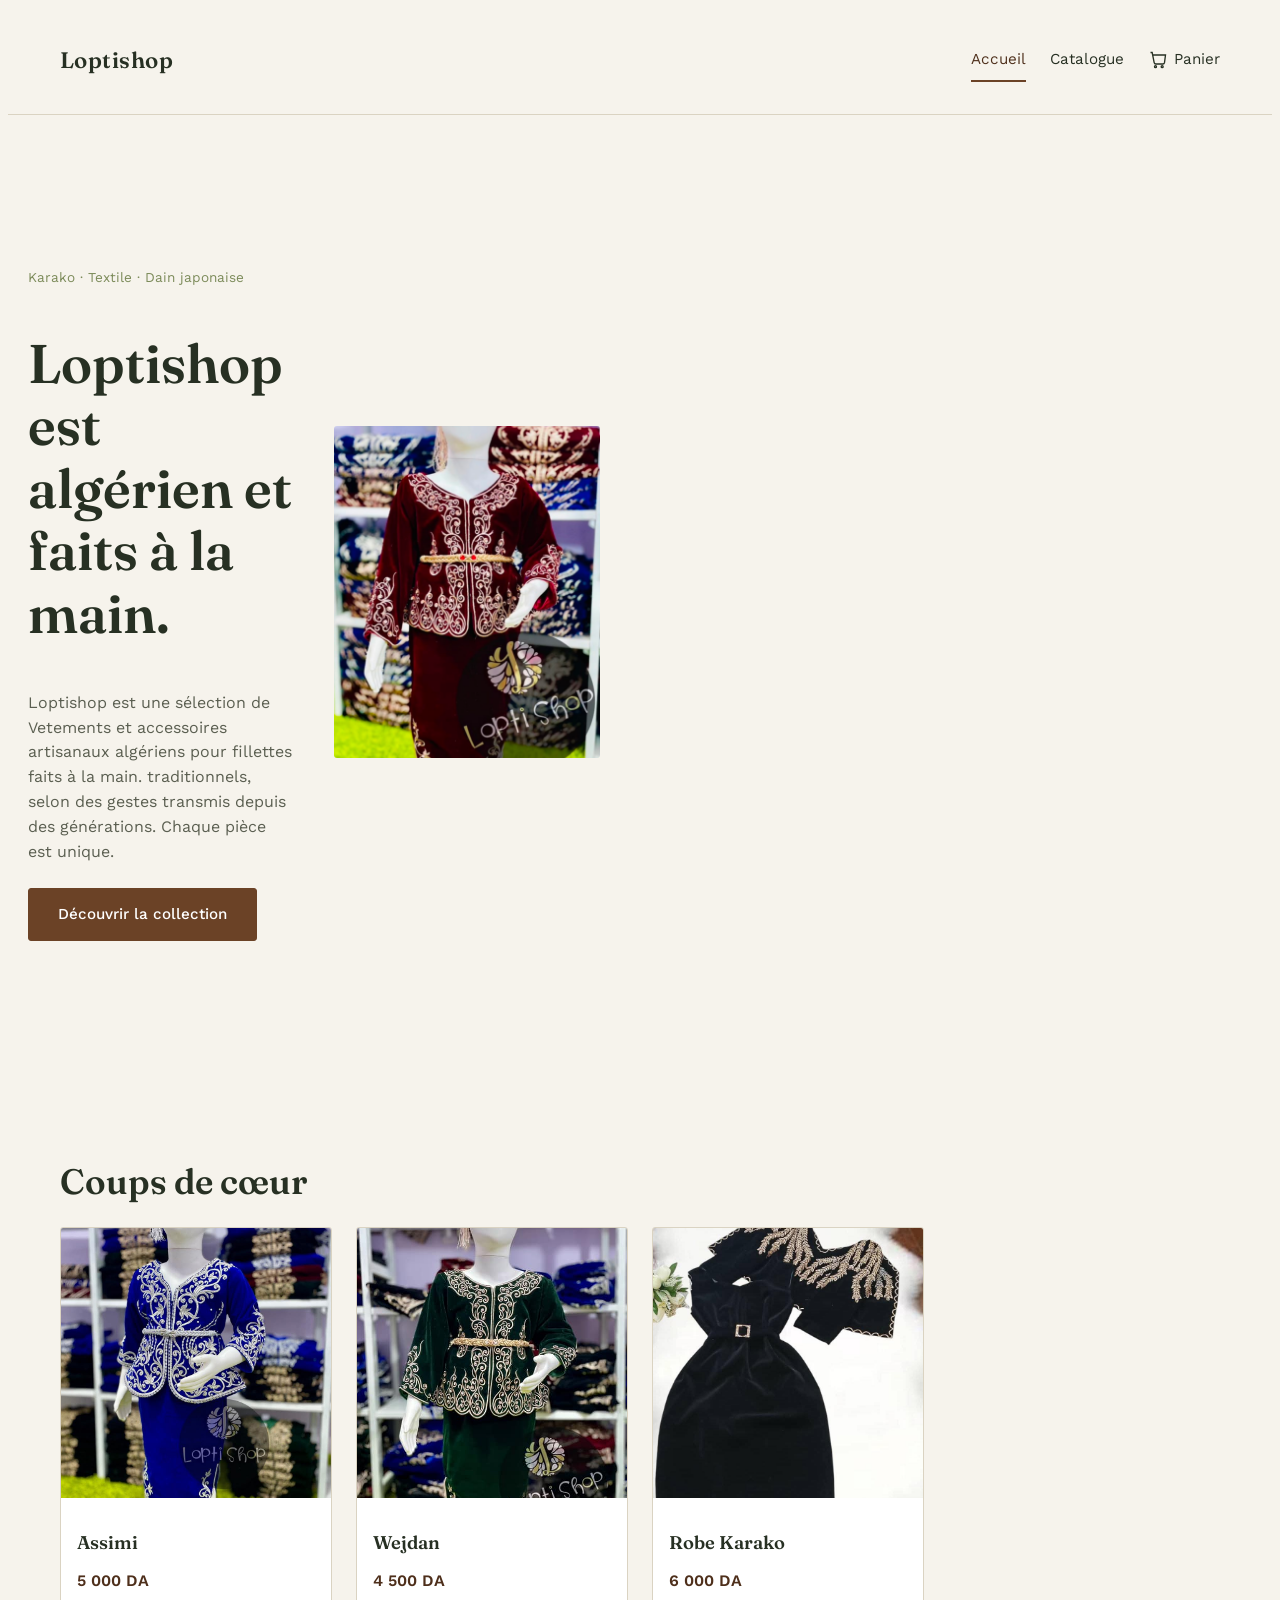
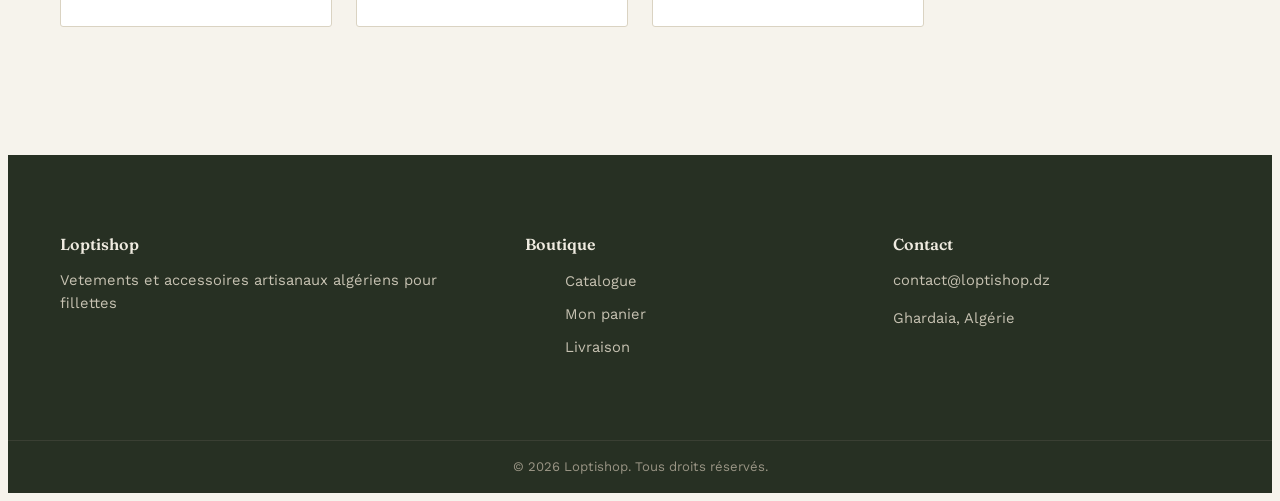
<file: Index.html>
<!DOCTYPE html>
<html lang="fr">
<head>
<meta charset="UTF-8">
<meta name="viewport" content="width=device-width, initial-scale=1.0">
<title>Loptishop</title>
<link rel="preconnect" href="https://fonts.googleapis.com">
<link href="https://fonts.googleapis.com/css2?family=Fraunces:wght@500;600&family=Work+Sans:wght@400;500;600&display=swap" rel="stylesheet">
<link rel="stylesheet" href="shoplop.css">
</head>
<body>

<header class="site-header">
  <div class="container">
    <a href="index.html" class="logo">Loptishop</a>
    <nav class="main-nav" aria-label="Navigation principale">
      <ul>
        <li><a href="index.html" aria-current="page">Accueil</a></li>
        <li><a href="catalogue.html">Catalogue</a></li>
        <li><a href="panier.html" class="nav-cart">
          <svg viewBox="0 0 24 24" fill="none" stroke-width="1.6"><path d="M3 3h2l2.4 12.2a2 2 0 0 0 2 1.6h8.4a2 2 0 0 0 2-1.6L21 6H6"/><circle cx="9" cy="20" r="1.2"/><circle cx="17" cy="20" r="1.2"/></svg>
          Panier
        </a></li>
      </ul>
    </nav>
  </div>
</header>

<main>
  <section class="hero">
    <div class="container hero">
      <div class="hero-text">
        <p class="eyebrow">Karako · Textile · Dain japonaise</p>
        <h1>Loptishop est algérien et faits à la main.</h1>
        <p>Loptishop est une sélection de Vetements et accessoires artisanaux algériens pour fillettes faits à la main. traditionnels, selon des gestes transmis depuis des générations. Chaque pièce est unique.</p>
        <a href="catalogue.html" class="btn btn-primary">Découvrir la collection</a>
      </div>
      <div class="hero-image">
        <img src="grenawejdan.jpg" alt="karako algérien semi chargé en dain japonaise et du chaara, couleur grenat, age 6 ans">
      </div>
    </div>
  </section>

  <section>
    <div class="container">
      <h2>Coups de cœur</h2>
     <div class="product-grid">
        <a href="produit.html" class="product-card">
          <div class="thumb"><img src="blueargentassimi.jpg" alt="Karako Algérien chargé en dain japonaise et du chaara"></div>
          <div class="info"><h3>Assimi</h3><p class="price">5 000 DA</p></div>
        </a>
         <a href="produit.html" class="product-card">
          <div class="thumb"><img src="vertwejdan.jpg" alt="Karako Algérien semi chargé en dain japonaise et du chaara"></div>
          <div class="info"><h3>Wejdan</h3><p class="price">4 500 DA</p></div>
        </a>
        <a href="produit.html" class="product-card">
          <div class="thumb"><img src="robekarako.jpg" alt="Robe Karako Algérienne en dain japonaise"></div>
          <div class="info"><h3>Robe Karako</h3><p class="price">6 000 DA</p></div>
        </a>
      </div>
    </div>
  </section>
</main>

<footer class="site-footer">
  <div class="container footer-grid">
    <div>
      <h3>Loptishop</h3>
      <p>Vetements et accessoires artisanaux algériens pour fillettes</p>
    </div>
    <div>
      <h3>Boutique</h3>
      <ul>
        <li><a href="catalogue.html">Catalogue</a></li>
        <li><a href="panier.html">Mon panier</a></li>
        <li><a href="index.html">Livraison</a></li>
      </ul>
    </div>
    <div>
      <h3>Contact</h3>
      <p>contact@loptishop.dz</p>
      <p>Ghardaia, Algérie</p>
    </div>
  </div>
  <div class="footer-bottom">&copy; 2026 Loptishop. Tous droits réservés.</div>
</footer>

</body>
</html>
</file>
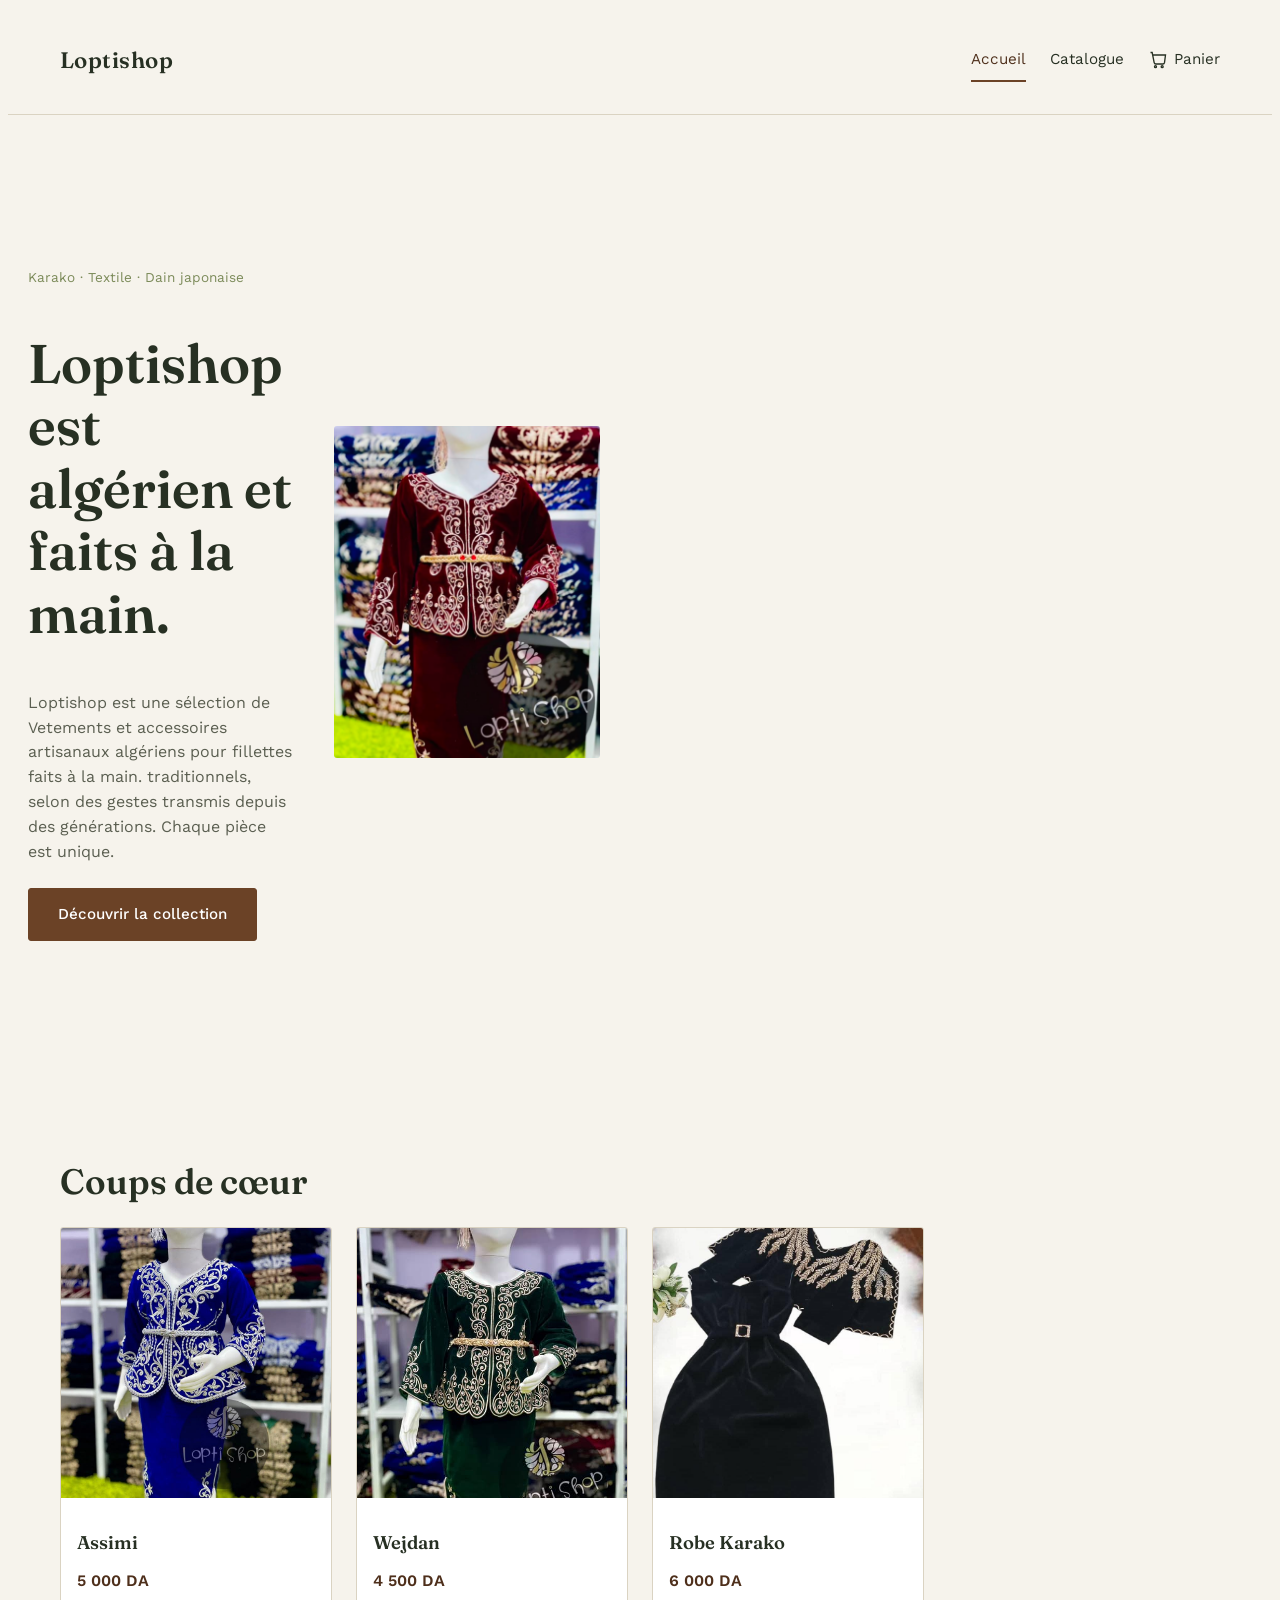
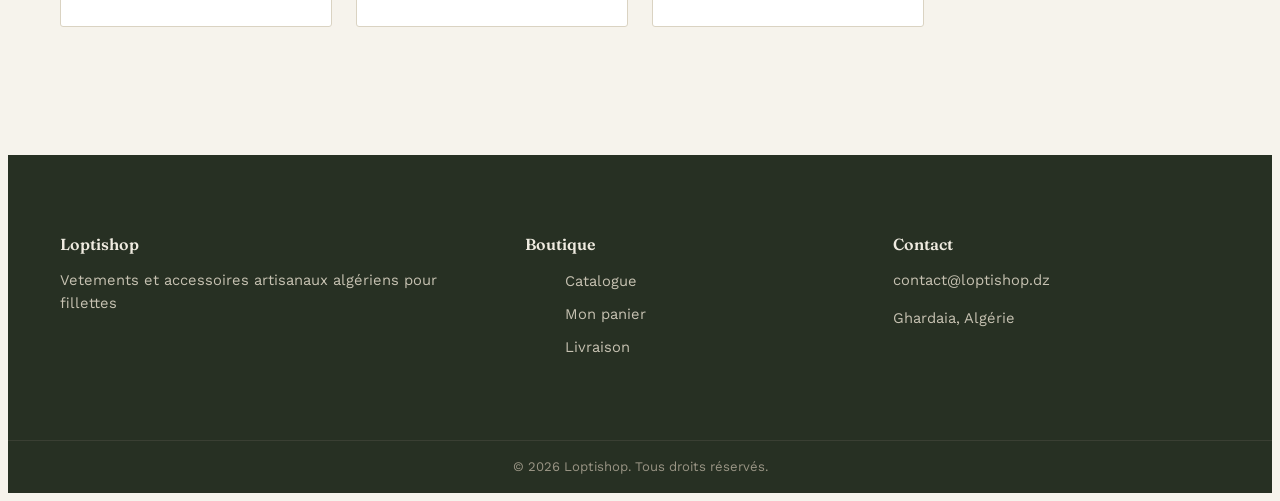
<file: index.html>
<!DOCTYPE html>
<html lang="fr">
<head>
<meta charset="UTF-8">
<meta name="viewport" content="width=device-width, initial-scale=1.0">
<title>Loptishop</title>
<link rel="preconnect" href="https://fonts.googleapis.com">
<link href="https://fonts.googleapis.com/css2?family=Fraunces:wght@500;600&family=Work+Sans:wght@400;500;600&display=swap" rel="stylesheet">
<link rel="stylesheet" href="shoplop.css">
</head>
<body>

<header class="site-header">
  <div class="container">
    <a href="index.html" class="logo">Loptishop</a>
    <nav class="main-nav" aria-label="Navigation principale">
      <ul>
        <li><a href="index.html" aria-current="page">Accueil</a></li>
        <li><a href="catalogue.html">Catalogue</a></li>
        <li><a href="panier.html" class="nav-cart">
          <svg viewBox="0 0 24 24" fill="none" stroke-width="1.6"><path d="M3 3h2l2.4 12.2a2 2 0 0 0 2 1.6h8.4a2 2 0 0 0 2-1.6L21 6H6"/><circle cx="9" cy="20" r="1.2"/><circle cx="17" cy="20" r="1.2"/></svg>
          Panier
        </a></li>
      </ul>
    </nav>
  </div>
</header>

<main>
  <section class="hero">
    <div class="container hero">
      <div class="hero-text">
        <p class="eyebrow">Karako · Textile · Dain japonaise</p>
        <h1>Loptishop est algérien et faits à la main.</h1>
        <p>Loptishop est une sélection de Vetements et accessoires artisanaux algériens pour fillettes faits à la main. traditionnels, selon des gestes transmis depuis des générations. Chaque pièce est unique.</p>
        <a href="catalogue.html" class="btn btn-primary">Découvrir la collection</a>
      </div>
      <div class="hero-image">
        <img src="grenawejdan.jpg" alt="karako algérien semi chargé en dain japonaise et du chaara, couleur grenat, age 6 ans">
      </div>
    </div>
  </section>

  <section>
    <div class="container">
      <h2>Coups de cœur</h2>
     <div class="product-grid">
        <a href="produit.html" class="product-card">
          <div class="thumb"><img src="blueargentassimi.jpg" alt="Karako Algérien chargé en dain japonaise et du chaara"></div>
          <div class="info"><h3>Assimi</h3><p class="price">5 000 DA</p></div>
        </a>
         <a href="produit.html" class="product-card">
          <div class="thumb"><img src="vertwejdan.jpg" alt="Karako Algérien semi chargé en dain japonaise et du chaara"></div>
          <div class="info"><h3>Wejdan</h3><p class="price">4 500 DA</p></div>
        </a>
        <a href="produit.html" class="product-card">
          <div class="thumb"><img src="robekarako.jpg" alt="Robe Karako Algérienne en dain japonaise"></div>
          <div class="info"><h3>Robe Karako</h3><p class="price">6 000 DA</p></div>
        </a>
      </div>
    </div>
  </section>
</main>

<footer class="site-footer">
  <div class="container footer-grid">
    <div>
      <h3>Loptishop</h3>
      <p>Vetements et accessoires artisanaux algériens pour fillettes</p>
    </div>
    <div>
      <h3>Boutique</h3>
      <ul>
        <li><a href="catalogue.html">Catalogue</a></li>
        <li><a href="panier.html">Mon panier</a></li>
        <li><a href="index.html">Livraison</a></li>
      </ul>
    </div>
    <div>
      <h3>Contact</h3>
      <p>contact@loptishop.dz</p>
      <p>Ghardaia, Algérie</p>
    </div>
  </div>
  <div class="footer-bottom">&copy; 2026 Loptishop. Tous droits réservés.</div>
</footer>

</body>
</html>
</file>
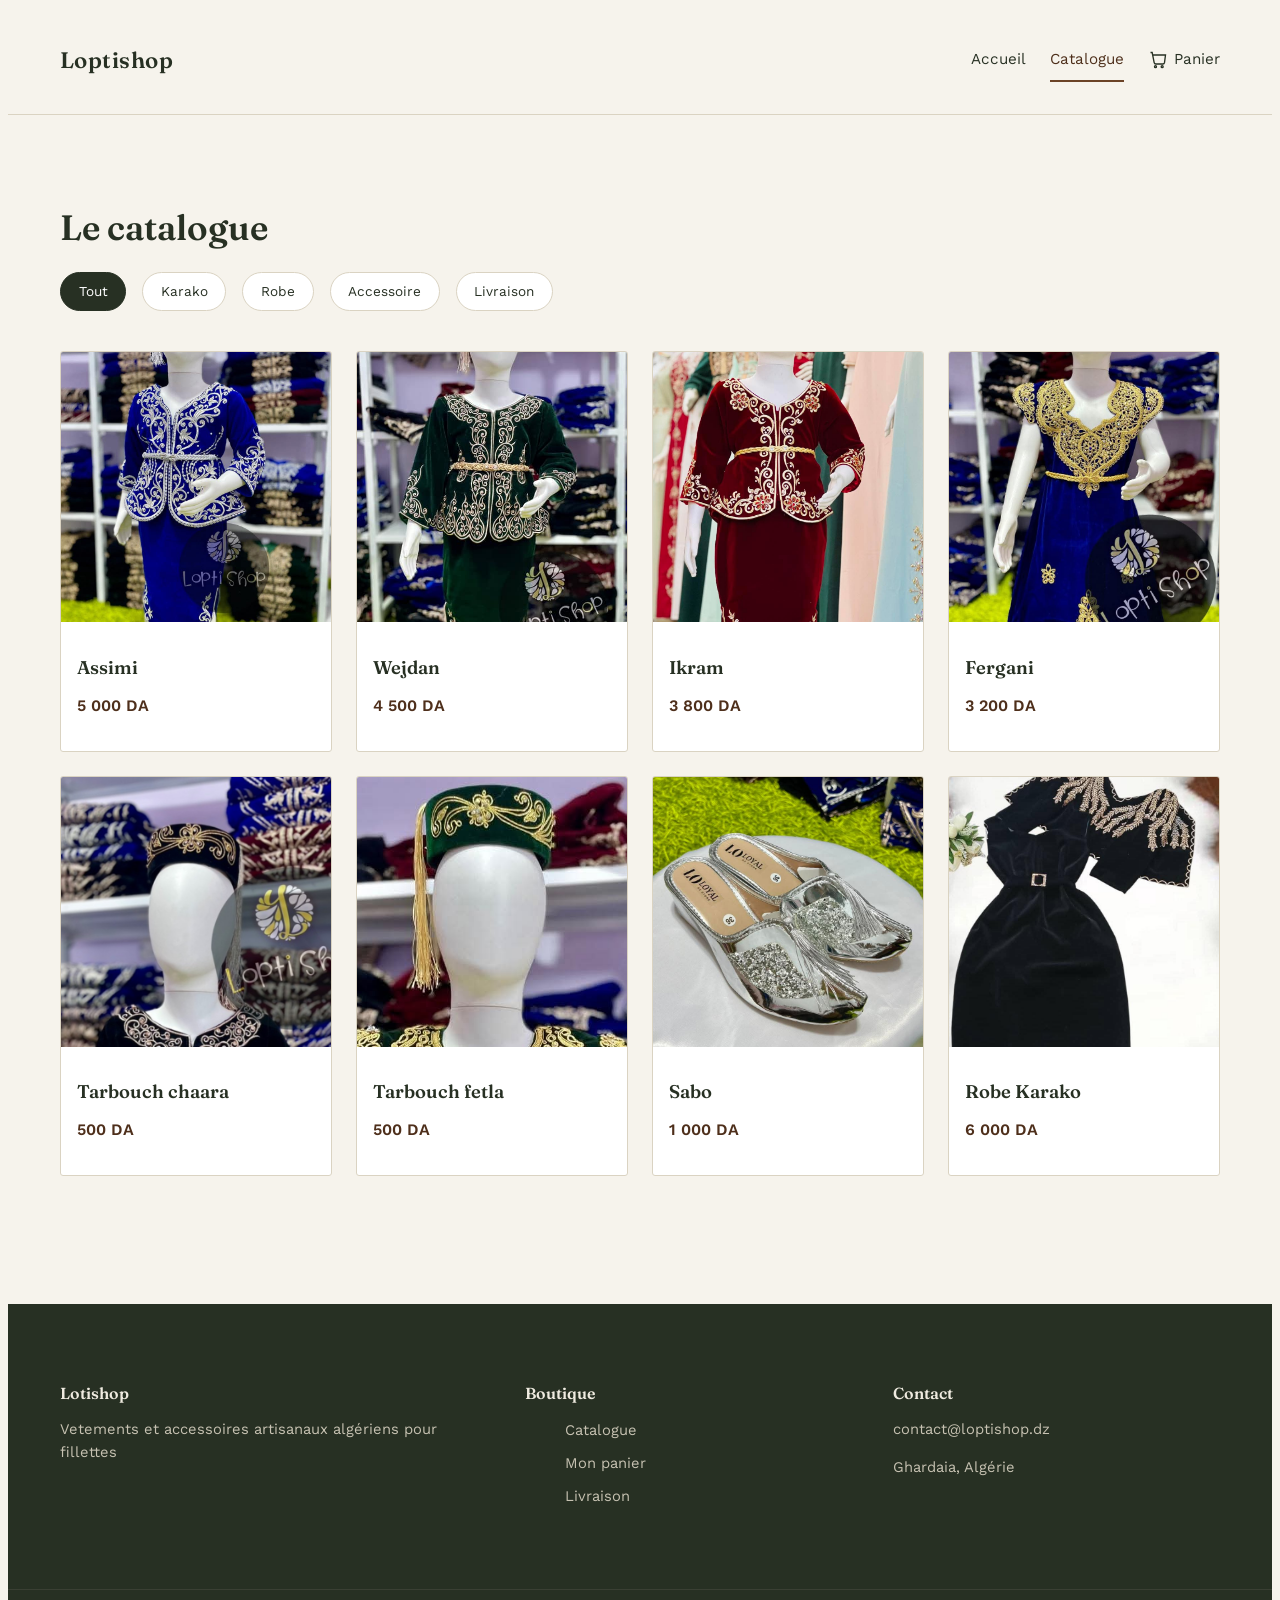
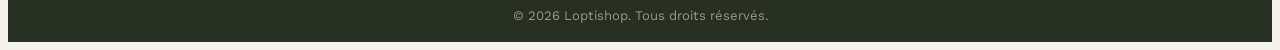
<file: catalogue.html>
<!DOCTYPE html>
<html lang="fr">
<head>
<meta charset="UTF-8">
<meta name="viewport" content="width=device-width, initial-scale=1.0">
<title>Catalogue — Loptishop</title>
<link rel="preconnect" href="https://fonts.googleapis.com">
<link href="https://fonts.googleapis.com/css2?family=Fraunces:wght@500;600&family=Work+Sans:wght@400;500;600&display=swap" rel="stylesheet">
<link rel="stylesheet" href="shoplop.css">
</head>
<body>

<header class="site-header">
  <div class="container">
    <a href="index.html" class="logo">Loptishop</a>
    <nav class="main-nav" aria-label="Navigation principale">
      <ul>
        <li><a href="index.html">Accueil</a></li>
        <li><a href="catalogue.html" aria-current="page">Catalogue</a></li>
        <li><a href="panier.html" class="nav-cart">
          <svg viewBox="0 0 24 24" fill="none" stroke-width="1.6"><path d="M3 3h2l2.4 12.2a2 2 0 0 0 2 1.6h8.4a2 2 0 0 0 2-1.6L21 6H6"/><circle cx="9" cy="20" r="1.2"/><circle cx="17" cy="20" r="1.2"/></svg>
          Panier
        </a></li>
      </ul>
    </nav>
  </div>
</header>

<main>
  <section>
    <div class="container">
      <h2>Le catalogue</h2>

      <div class="filters" role="group" aria-label="Filtrer par catégorie">
        <button type="button" class="filter-btn" aria-pressed="true">Tout</button>
        <button type="button" class="filter-btn" aria-pressed="false">Karako</button>
        <button type="button" class="filter-btn" aria-pressed="false">Robe</button>
        <button type="button" class="filter-btn" aria-pressed="false">Accessoire</button>
        <button type="button" class="filter-btn" aria-pressed="false">Livraison</button>
      </div>

      <div class="product-grid">
        <a href="produit.html" class="product-card">
          <div class="thumb"><img src="blueargentassimi.jpg" alt="Karako Algérien chargé en dain japonaise et du chaara"></div>
          <div class="info"><h3>Assimi</h3><p class="price">5 000 DA</p></div>
        </a>
        <a href="produit.html" class="product-card">
          <div class="thumb"><img src="vertwejdan.jpg" alt="Karako Algérien semi chargé en dain japonaise et du chaara"></div>
          <div class="info"><h3>Wejdan</h3><p class="price">4 500 DA</p></div>
        </a>
        <a href="produit.html" class="product-card">
          <div class="thumb"><img src="rougeikram.jpg" alt="Karako Algériensimple en dain japonaise et du chaara"></div>
          <div class="info"><h3>Ikram</h3><p class="price">3 800 DA</p></div>
        </a>
        <a href="produit.html" class="product-card">
          <div class="thumb"><img src="blufergani.jpg" alt="Robe Fergani Algérienne en dain japonaise et du fetla"></div>
          <div class="info"><h3>Fergani</h3><p class="price">3 200 DA</p></div>
        </a>
        <a href="produit.html" class="product-card">
          <div class="thumb"><img src="tarbouchechaara.jpg" alt="Tarbouch Algérien du karako chaara"></div>
          <div class="info"><h3>Tarbouch chaara</h3><p class="price">500 DA</p></div>
        </a> 
        <a href="produit.html" class="product-card">
          <div class="thumb"><img src="tarbouchefetla.jpg" alt="Tarbouch Algérien du fergani fetla"></div>
          <div class="info"><h3>Tarbouch fetla</h3><p class="price">500 DA</p></div>
        </a>
        <a href="produit.html" class="product-card">
          <div class="thumb"><img src="saboargent.jpg" alt="Sabo traditionnel Algérien"></div>
          <div class="info"><h3>Sabo</h3><p class="price">1 000 DA</p></div>
        </a>
        <a href="produit.html" class="product-card">
          <div class="thumb"><img src="robekarako.jpg" alt="Robe Karako Algérienne en dain japonaise"></div>
          <div class="info"><h3>Robe Karako</h3><p class="price">6 000 DA</p></div>
        </a>
      </div>
    </div>
  </section>
</main>

<footer class="site-footer">
  <div class="container footer-grid">
    <div>
      <h3>Lotishop</h3>
      <p>Vetements et accessoires artisanaux algériens pour fillettes</p>
    </div>
    <div>
      <h3>Boutique</h3>
      <ul>
        <li><a href="catalogue.html">Catalogue</a></li>
        <li><a href="panier.html">Mon panier</a></li>
        <li><a href="index.html">Livraison</a></li>
      </ul>
    </div>
    <div>
      <h3>Contact</h3>
      <p>contact@loptishop.dz</p>
      <p>Ghardaia, Algérie</p>
    </div>
  </div>
  <div class="footer-bottom">&copy; 2026 Loptishop. Tous droits réservés.</div>
</footer>

</body>
</html>
</file>
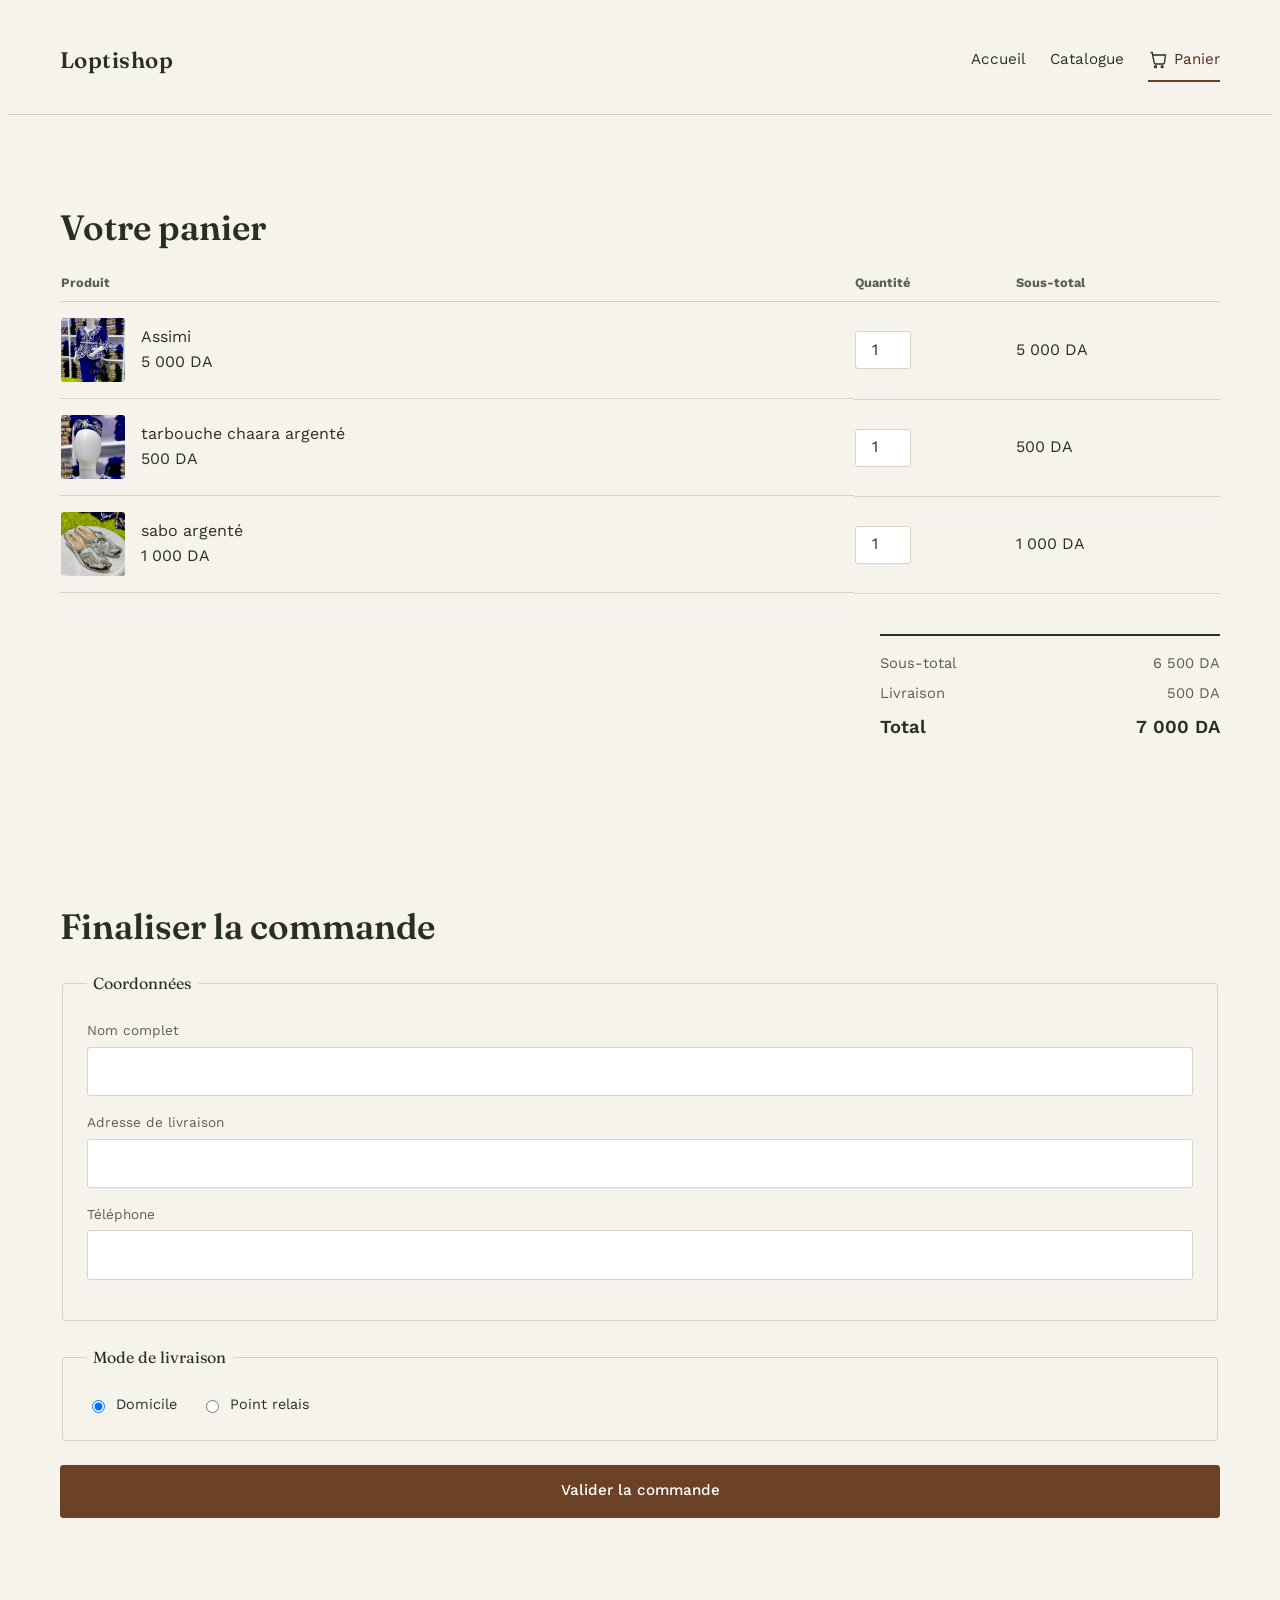
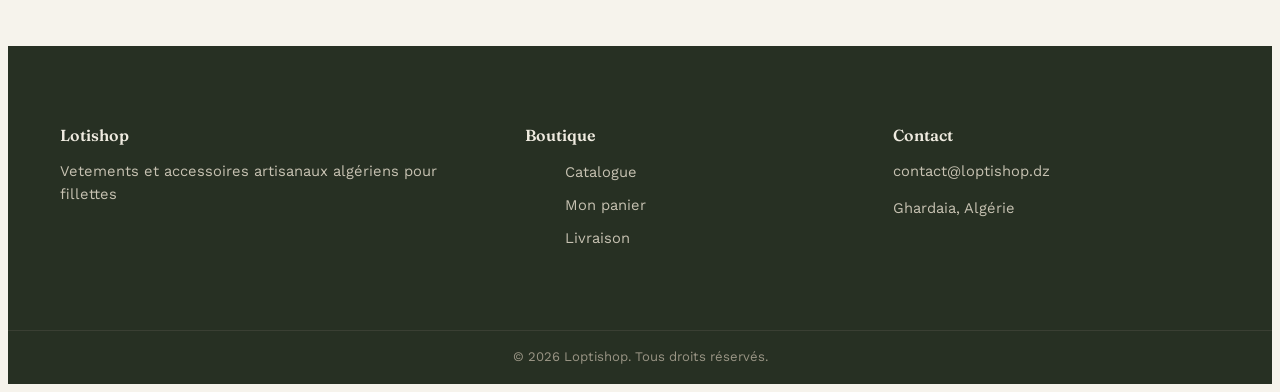
<file: panier.html>
<!DOCTYPE html>
<html lang="fr">
<head>
<meta charset="UTF-8">
<meta name="viewport" content="width=device-width, initial-scale=1.0">
<title>Mon panier — Loptishop</title>
<link rel="preconnect" href="https://fonts.googleapis.com">
<link href="https://fonts.googleapis.com/css2?family=Fraunces:wght@500;600&family=Work+Sans:wght@400;500;600&display=swap" rel="stylesheet">
<link rel="stylesheet" href="shoplop.css">
</head>
<body>

<header class="site-header">
  <div class="container">
    <a href="index.html" class="logo">Loptishop</a>
    <nav class="main-nav" aria-label="Navigation principale">
      <ul>
        <li><a href="index.html">Accueil</a></li>
        <li><a href="catalogue.html">Catalogue</a></li>
        <li><a href="panier.html" aria-current="page" class="nav-cart">
          <svg viewBox="0 0 24 24" fill="none" stroke-width="1.6"><path d="M3 3h2l2.4 12.2a2 2 0 0 0 2 1.6h8.4a2 2 0 0 0 2-1.6L21 6H6"/><circle cx="9" cy="20" r="1.2"/><circle cx="17" cy="20" r="1.2"/></svg>
          Panier
        </a></li>
      </ul>
    </nav>
  </div>
</header>

<main>
  <section>
    <div class="container">
      <h2>Votre panier</h2>

      <table class="cart-table">
        <thead>
          <tr>
            <th>Produit</th>
            <th>Quantité</th>
            <th>Sous-total</th>
          </tr>
        </thead>
        <tbody>
          <tr>
            <td class="item-info">
              <img src="blueargentassimi.jpg" alt="Assimi">
              <span>Assimi<br>5 000 DA</span>
            </td>
            <td><input type="number" value="1" min="1" aria-label="Quantité — Assimi"></td>
            <td>5 000 DA</td>
          </tr>
          <tr>
            <td class="item-info">
              <img src="tarbouchechaaraargent.jpg" alt="tarbouche chaara argenté">
              <span>tarbouche chaara argenté<br>500 DA</span>
            </td>
            <td><input type="number" value="1" min="1" aria-label="Quantité — tarbouche chaara argenté"></td>
            <td>500 DA</td>
          </tr>
          <tr>
            <td class="item-info">
              <img src="saboargent.jpg" alt="sabo argenté">
              <span>sabo argenté<br>1 000 DA</span>
            </td>
            <td><input type="number" value="1" min="1" aria-label="Quantité — sabo argenté"></td>
            <td>1 000 DA</td>
          </tr>
        </tbody>
      </table>

      <div class="cart-summary">
        <div class="row"><span>Sous-total</span><span>6 500 DA</span></div>
        <div class="row"><span>Livraison</span><span>500 DA</span></div>
        <div class="row total"><span>Total</span><span>7 000 DA</span></div>
      </div>
    </div>
  </section>

  <section>
    <div class="container">
      <h2>Finaliser la commande</h2>
      <form>
        <fieldset>
          <legend>Coordonnées</legend>
          <div class="field">
            <label for="nom">Nom complet</label>
            <input type="text" id="nom" name="nom" required>
          </div>
          <div class="field">
            <label for="adresse">Adresse de livraison</label>
            <input type="text" id="adresse" name="adresse" required>
          </div>
          <div class="field">
            <label for="telephone">Téléphone</label>
            <input type="tel" id="telephone" name="telephone" required>
          </div>
        </fieldset>

        <fieldset>
          <legend>Mode de livraison</legend>
          <div class="radio-row">
            <label><input type="radio" name="livraison" checked> Domicile</label>
            <label><input type="radio" name="livraison"> Point relais</label>
          </div>
        </fieldset>

        <button type="submit" class="btn btn-primary btn-block">Valider la commande</button>
      </form>
    </div>
  </section>
</main>

<footer class="site-footer">
  <div class="container footer-grid">
    <div>
      <h3>Lotishop</h3>
      <p>Vetements et accessoires artisanaux algériens pour fillettes</p>
    </div>
    <div>
      <h3>Boutique</h3>
      <ul>
        <li><a href="catalogue.html">Catalogue</a></li>
        <li><a href="panier.html">Mon panier</a></li>
        <li><a href="index.html">Livraison</a></li>
      </ul>
    </div>
    <div>
      <h3>Contact</h3>
      <p>contact@loptishop.dz</p>
      <p>Ghardaia, Algérie</p>
    </div>
  </div>
  <div class="footer-bottom">&copy; 2026 Loptishop. Tous droits réservés.</div>
</footer>
</file>
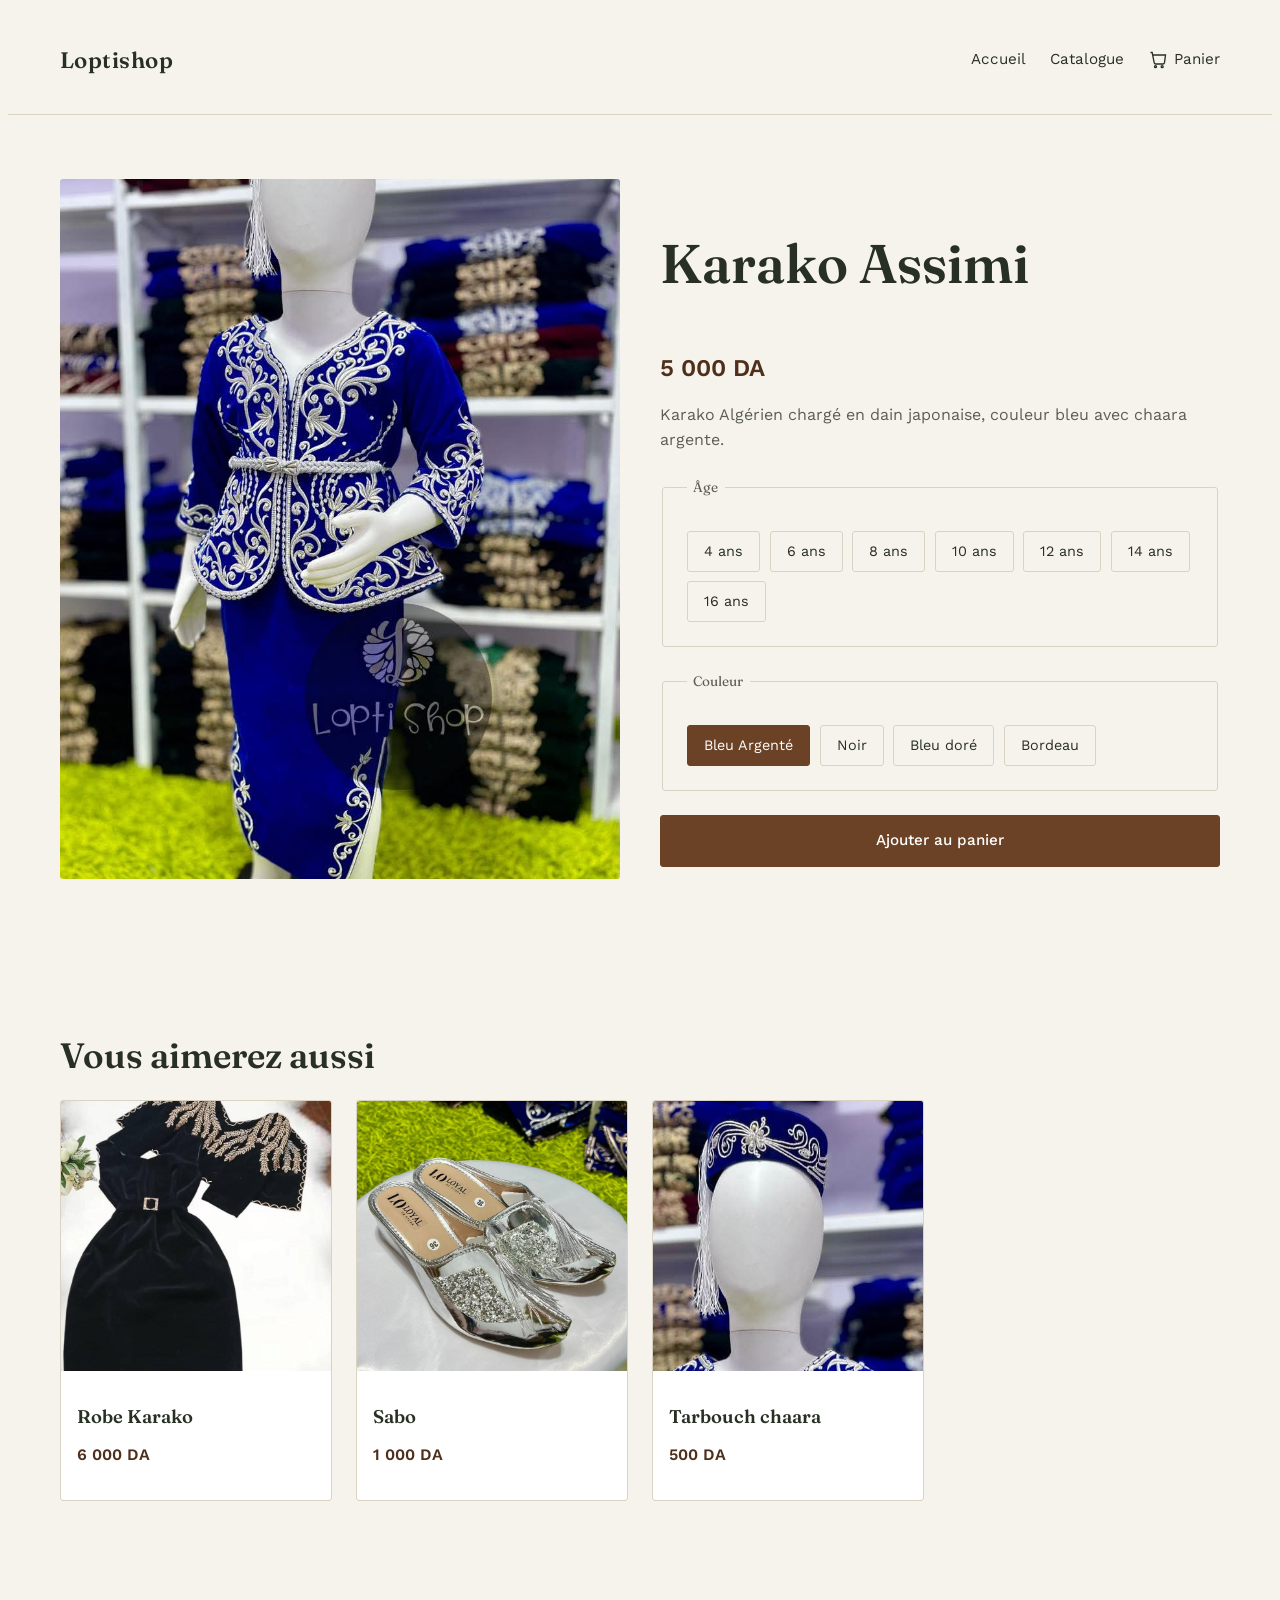
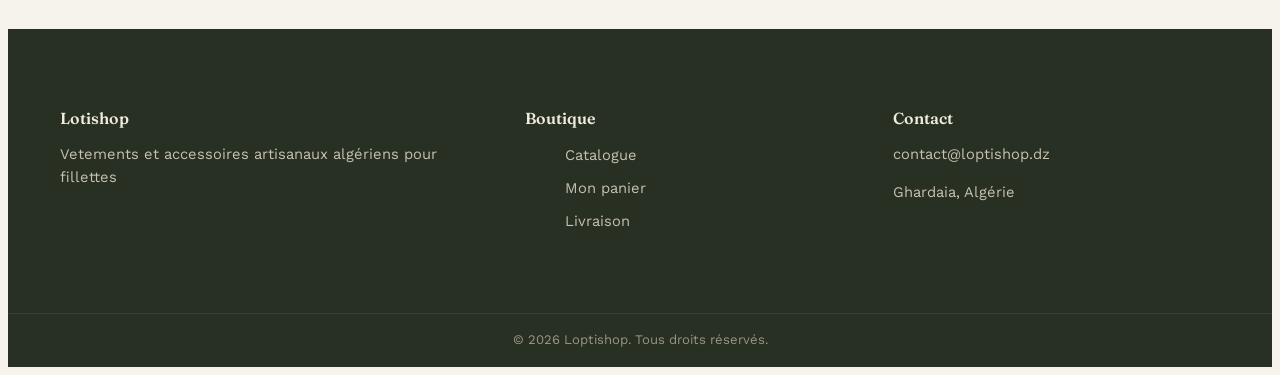
<file: produit.html>
<!DOCTYPE html>
<html lang="fr">
<head>
<meta charset="UTF-8">
<meta name="viewport" content="width=device-width, initial-scale=1.0">
<title>Karako — Loptishop</title>
<link rel="preconnect" href="https://fonts.googleapis.com">
<link href="https://fonts.googleapis.com/css2?family=Fraunces:wght@500;600&family=Work+Sans:wght@400;500;600&display=swap" rel="stylesheet">
<link rel="stylesheet" href="shoplop.css">
</head>
<body>

<header class="site-header">
  <div class="container">
    <a href="index.html" class="logo">Loptishop</a>
    <nav class="main-nav" aria-label="Navigation principale">
      <ul>
        <li><a href="index.html">Accueil</a></li>
        <li><a href="catalogue.html">Catalogue</a></li>
        <li><a href="panier.html" class="nav-cart">
          <svg viewBox="0 0 24 24" fill="none" stroke-width="1.6"><path d="M3 3h2l2.4 12.2a2 2 0 0 0 2 1.6h8.4a2 2 0 0 0 2-1.6L21 6H6"/><circle cx="9" cy="20" r="1.2"/><circle cx="17" cy="20" r="1.2"/></svg>
          Panier
        </a></li>
      </ul>
    </nav>
  </div>
</header>

<main>
  <section>
    <div class="container">
      <article class="product-detail">
        <div class="gallery">
          <img src="blueargentassimi.jpg" alt="Karako Algérien chargé en dain japonaise, couleur bleu avec chaara argente, age 16 ans">
        </div>

        <div class="product-info">
          <h1>Karako Assimi</h1>
          <p class="price">5 000 DA</p>
          <p>Karako Algérien chargé en dain japonaise, couleur bleu avec chaara argente.</p>

          <form>
            <fieldset class="swatch-group">
              <legend>Âge</legend>
              <div class="swatch-options">
                <input type="radio" name="age" id="age" value="4">
                <label for="age">4 ans</label>

                 <input type="radio" name="age" id="age" value="6">
                <label for="age">6 ans</label>

                <input type="radio" name="age" id="age" value="8">
                <label for="age">8 ans</label>

                <input type="radio" name="age" id="age" value="10">
                <label for="age">10 ans</label>

                <input type="radio" name="age" id="age" value="12">
                <label for="age">12 ans</label>

                <input type="radio" name="age" id="age" value="4">
                <label for="age">14 ans</label>

                <input type="radio" name="age" id="age" value="16">
                <label for="age">16 ans</label>
            
              </div>
            </fieldset>

            <fieldset class="swatch-group">
              <legend>Couleur</legend>
              <div class="swatch-options">
                <input type="radio" name="couleur" id="Bleu Argent" value="Bleu Argenté" checked>
                <label for="Bleu Argenté">Bleu Argenté</label>

                <input type="radio" name="couleur" id="Noir" value="Noir">
                <label for="Noir">Noir</label>

                <input type="radio" name="couleur" id="Bleu dore" value="Bleu doré">
                <label for="Bleu doré">Bleu doré</label>

                <input type="radio" name="couleur" id="Bordeau" value="Bordeau">
                <label for="Bordeau">Bordeau</label>

              </div>
            </fieldset>

            <a href="panier.html" class="btn btn-primary btn-block">Ajouter au panier</a>
          </form>
        </div>
      </article>
    </div>
  </section>

  <section>
    <div class="container">
      <h2>Vous aimerez aussi</h2>
      <div class="product-grid">
        <a href="produit.html" class="product-card">
          <div class="thumb"><img src="robekarako.jpg" alt="Robe Karako Algérienne en dain japonaise"></div>
          <div class="info"><h3>Robe Karako</h3><p class="price">6 000 DA</p></div>
        </a>
       <a href="produit.html" class="product-card">
          <div class="thumb"><img src="saboargent.jpg" alt="Sabo traditionnel Algérien"></div>
          <div class="info"><h3>Sabo</h3><p class="price">1 000 DA</p></div>
        </a>
        <a href="produit.html" class="product-card">
          <div class="thumb"><img src="tarbouchechaaraargent.jpg" alt="Tarbouch Algérien du karako chaara"></div>
          <div class="info"><h3>Tarbouch chaara</h3><p class="price">500 DA</p></div>
        </a>
      </div>
    </div>
  </section>
</main>

<footer class="site-footer">
  <div class="container footer-grid">
    <div>
      <h3>Lotishop</h3>
      <p>Vetements et accessoires artisanaux algériens pour fillettes</p>
    </div>
    <div>
      <h3>Boutique</h3>
      <ul>
        <li><a href="catalogue.html">Catalogue</a></li>
        <li><a href="panier.html">Mon panier</a></li>
        <li><a href="index.html">Livraison</a></li>
      </ul>
    </div>
    <div>
      <h3>Contact</h3>
      <p>contact@loptishop.dz</p>
      <p>Ghardaia, Algérie</p>
    </div>
  </div>
  <div class="footer-bottom">&copy; 2026 Loptishop. Tous droits réservés.</div>
</footer>

</body>
</html>
</file>
<file: shoplop.css>
css
/* =========================================================
   Loptishop — style.css
   Feuille de style partagée par toutes les pages du site.
   Sommaire : 1. Reset  2. Variables  3. Typo  4. Layout
   5. Header/Nav  6. Footer  7. Boutons  8. Hero
   9. Grille produits  10. Fiche produit  11. Formulaires
   12. Panier  13. Responsive
   ========================================================= */

/* 1. RESET ------------------------------------------------ */
*, *::before, *::after { box-sizing: border-box; margin: 0; padding: 0; }
img { max-width: 100%; display: block; }
a { color: inherit; text-decoration: none; }
ul { list-style: none; }
button, input { font: inherit; color: inherit; }

/* 2. VARIABLES ---------------------------------------------- */
:root {
  --color-bg:        #F6F3EC;
  --color-surface:   #FFFFFF;
  --color-ink:       #273023;
  --color-ink-soft:  #5B5F51;
  --color-walnut:    #6B4226;
  --color-walnut-dk: #4E2F1B;
  --color-sage:      #7C8B5A;
  --color-line:      #DAD3C2;

  --font-display: 'Fraunces', serif;
  --font-body:    'Work Sans', sans-serif;

  --space-1: 0.5rem;
  --space-2: 1rem;
  --space-3: 1.5rem;
  --space-4: 2.5rem;
  --space-5: 4rem;

  --radius: 3px;
  --max-width: 1180px;
}

/* 3. TYPOGRAPHIE --------------------------------------------- */
html { scroll-behavior: smooth; }

body {
  background: var(--color-bg);
  color: var(--color-ink);
  font-family: var(--font-body);
  font-size: 16px;
  line-height: 1.55;
}

h1, h2, h3 {
  font-family: var(--font-display);
  font-weight: 600;
  line-height: 1.15;
  color: var(--color-ink);
}

h1 { font-size: clamp(2.2rem, 5vw, 3.4rem); }
h2 { font-size: clamp(1.6rem, 3vw, 2.2rem); margin-bottom: var(--space-3); }
h3 { font-size: 1.15rem; }

p  { color: var(--color-ink-soft); max-width: 65ch; }

/* 4. LAYOUT ---------------------------------------------------- */

.container {
  max-width: var(--max-width);
  margin-inline: auto;
  padding-inline: var(--space-3);
}

* {
  box-sizing: border-box;
}

.container {
  width: 100%;
  max-width: 1200px;
  margin: 0 auto;
  padding: 0 20px;
}

img {
  max-width: 100%;
  height: auto;
  display: block;
}

.coups-de-coeur-grid {
  display: grid;
  grid-template-columns: repeat(3, 1fr);
  gap: 20px;
}

@media (max-width: 768px) {
  .coups-de-coeur-grid {
    grid-template-columns: repeat(2, 1fr);
  }
}

@media (max-width: 480px) {
  .coups-de-coeur-grid {
    grid-template-columns: 1fr;
  }
}


main { display: block; }
section { padding-block: var(--space-5); }

/* 5. HEADER & NAVIGATION ---------------------------------------- */
.site-header {
  border-bottom: 1px solid var(--color-line);
  background: var(--color-bg);
  position: sticky;
  top: 0;
  z-index: 10;
}

.site-header .container {
  display: flex;
  align-items: center;
  justify-content: space-between;
  padding-block: var(--space-2);
}

.logo {
  font-family: var(--font-display);
  font-size: 1.4rem;
  font-weight: 600;
  letter-spacing: 0.02em;
}

.main-nav ul {
  display: flex;
  gap: var(--space-4);
  align-items: center;
  list-style: none;
  gap: 24px;
}

.main-nav a {
  display: flex;
  align-items: center;
  text-decoration: none;
}

.nav-cart {
  display: flex;
  align-items: center;
  gap: 6px;
}

.nav-cart svg {
  width: 20px;
  height: 20px;
  display: block;
  flex-shrink: 0;
}
.main-nav a {
  font-size: 0.95rem;
  padding-block: var(--space-1);
  border-bottom: 2px solid transparent;
  transition: border-color 0.2s ease, color 0.2s ease;
}

.main-nav a:hover,
.main-nav a:focus-visible {
  border-color: var(--color-walnut);
}

.main-nav a[aria-current="page"] {
  border-color: var(--color-walnut);
  color: var(--color-walnut-dk);
}

.nav-cart {
  display: inline-flex;
  align-items: center;
  gap: 0.4rem;
}

.nav-cart svg { width: 20px; height: 20px; stroke: var(--color-ink); }

/* Focus visible partout (accessibilité clavier) */
a:focus-visible,
button:focus-visible,
input:focus-visible,
label:focus-visible {
  outline: 2px solid var(--color-walnut);
  outline-offset: 2px;
}

/* 6. FOOTER ------------------------------------------------------ */
.site-footer {
  background: var(--color-ink);
  color: #EFEBE0;
  margin-top: var(--space-5);
}

.footer-grid {
  display: grid;
  grid-template-columns: 1.3fr 1fr 1fr;
  gap: var(--space-4);
  padding-block: var(--space-5);
}

.footer-grid h3 {
  color: #EFEBE0;
  font-size: 1rem;
  margin-bottom: var(--space-2);
}

.footer-grid p,
.footer-grid a { color: #C7C2B2; font-size: 0.92rem; }

.footer-grid ul li { margin-bottom: 0.5rem; }
.footer-grid a:hover { color: #EFEBE0; }

.footer-bottom {
  border-top: 1px solid #3A3F33;
  text-align: center;
  padding-block: var(--space-2);
  font-size: 0.82rem;
  color: #9A9585;
}

/* 7. BOUTONS ------------------------------------------------------- */
.btn {
  display: inline-block;
  padding: 0.85rem 1.8rem;
  border: 1px solid var(--color-walnut);
  border-radius: var(--radius);
  font-size: 0.95rem;
  font-weight: 500;
  cursor: pointer;
  transition: background-color 0.2s ease, color 0.2s ease;
}

.btn-primary {
  background: var(--color-walnut);
  color: #fff;
}
.btn-primary:hover { background: var(--color-walnut-dk); }

.btn-outline {
  background: transparent;
  color: var(--color-walnut);
}
.btn-outline:hover { background: var(--color-walnut); color: #fff; }

.btn-block { display: block; width: 100%; text-align: center; }

/* 8. HERO (page d'accueil) ------------------------------------------ */
.hero {
  display: grid;
  grid-template-columns: 1fr 1fr;
  align-items: center;
  gap: var(--space-4);
  padding-block: var(--space-5);
}

.hero-text .eyebrow {
  color: var(--color-sage);
  font-size: 0.85rem;
  margin-bottom: var(--space-2);
}

.hero-text p { margin-block: var(--space-3); }

.hero-image img {
  width: 100%;
  aspect-ratio: 4 / 5;
  object-fit: cover;
  border-radius: var(--radius);
}

/* 9. GRILLE PRODUITS -------------------------------------------------- */
.filters {
  display: flex;
  flex-wrap: wrap;
  gap: var(--space-2);
  margin-bottom: var(--space-4);
}

.filter-btn {
  padding: 0.5rem 1.1rem;
  border: 1px solid var(--color-line);
  border-radius: 999px;
  background: var(--color-surface);
  font-size: 0.85rem;
}

.filter-btn[aria-pressed="true"] {
  background: var(--color-ink);
  color: #fff;
  border-color: var(--color-ink);
}

.product-grid {
  display: grid;
  grid-template-columns: repeat(auto-fill, minmax(220px, 1fr));
  gap: var(--space-3);
}

.product-card {
  display: block;
  background: var(--color-surface);
  border: 1px solid var(--color-line);
  border-radius: var(--radius);
  overflow: hidden;
  transition: border-color 0.2s ease, transform 0.2s ease;
}

.product-card:hover,
.product-card:focus-visible {
  border-color: var(--color-walnut);
  transform: translateY(-3px);
}

.product-card .thumb { overflow: hidden; aspect-ratio: 1 / 1; }

.product-card img {
  width: 100%; height: 100%;
  object-fit: cover;
  transition: transform 0.35s ease;
}

.product-card:hover img { transform: scale(1.05); }

.product-card .info { padding: var(--space-2); }
.product-card .info h3 { margin-bottom: 0.3rem; }
.product-card .price {
  color: var(--color-walnut-dk);
  font-weight: 600;
}

/* 10. FICHE PRODUIT --------------------------------------------------- */
.product-detail {
  display: grid;
  grid-template-columns: 1fr 1fr;
  gap: var(--space-4);
}

.product-detail .gallery img {
  width: 100%;
  aspect-ratio: 4 / 5;
  object-fit: cover;
  border-radius: var(--radius);
}

.product-detail .price {
  font-size: 1.5rem;
  color: var(--color-walnut-dk);
  font-weight: 600;
  margin-block: var(--space-2);
}

.swatch-group { margin-block: var(--space-3); }

.swatch-group legend {
  font-size: 0.85rem;
  color: var(--color-ink-soft);
  margin-bottom: 0.6rem;
}

.swatch-options { display: flex; gap: 0.6rem; flex-wrap: wrap; }

.swatch-options input[type="radio"] {
  position: absolute;
  opacity: 0;
  width: 1px; height: 1px;
}

.swatch-options label {
  display: inline-block;
  padding: 0.5rem 1rem;
  border: 1px solid var(--color-line);
  border-radius: var(--radius);
  cursor: pointer;
  font-size: 0.9rem;
  transition: border-color 0.2s ease, background-color 0.2s ease;
}

.swatch-options input:checked + label {
  border-color: var(--color-walnut);
  background: var(--color-walnut);
  color: #fff;
}

.swatch-options input:focus-visible + label {
  outline: 2px solid var(--color-walnut);
  outline-offset: 2px;
}

/* 11. FORMULAIRES ------------------------------------------------------- */
fieldset {
  border: 1px solid var(--color-line);
  border-radius: var(--radius);
  padding: var(--space-3);
  margin-bottom: var(--space-3);
}

legend {
  font-family: var(--font-display);
  font-size: 1rem;
  padding-inline: 0.4rem;
}

.field { margin-bottom: var(--space-2); }

.field label {
  display: block;
  font-size: 0.85rem;
  color: var(--color-ink-soft);
  margin-bottom: 0.35rem;
}

.field input,
.field select {
  width: 100%;
  padding: 0.7rem 0.9rem;
  border: 1px solid var(--color-line);
  border-radius: var(--radius);
  background: var(--color-surface);
}

.radio-row { display: flex; gap: var(--space-3); flex-wrap: wrap; }
.radio-row label { display: flex; align-items: center; gap: 0.5rem; font-size: 0.9rem; }

/* 12. PANIER -------------------------------------------------------------- */
.cart-table {
  width: 100%;
  border-collapse: collapse;
  margin-bottom: var(--space-4);
}

.cart-table th {
  text-align: left;
  font-size: 0.8rem;
  color: var(--color-ink-soft);
  border-bottom: 1px solid var(--color-line);
  padding-bottom: var(--space-1);
}

.cart-table td {
  border-bottom: 1px solid var(--color-line);
  padding-block: var(--space-2);
  vertical-align: middle;
}

.cart-table .item-info { display: flex; align-items: center; gap: var(--space-2); }
.cart-table .item-info img { width: 64px; height: 64px; object-fit: cover; border-radius: var(--radius); }

.cart-table input[type="number"] {
  width: 56px;
  padding: 0.35rem;
  border: 1px solid var(--color-line);
  border-radius: var(--radius);
  text-align: center;
}

.cart-summary {
  max-width: 340px;
  margin-left: auto;
  border-top: 2px solid var(--color-ink);
  padding-top: var(--space-2);
}

.cart-summary .row {
  display: flex;
  justify-content: space-between;
  font-size: 0.92rem;
  margin-bottom: 0.5rem;
  color: var(--color-ink-soft);
}

.cart-summary .row.total {
  font-size: 1.15rem;
  font-weight: 600;
  color: var(--color-ink);
}

/* 13. RESPONSIVE ------------------------------------------------------------ */
@media (max-width: 900px) {
  .hero,
  .product-detail { grid-template-columns: 1fr; }
  .footer-grid { grid-template-columns: 1fr 1fr; }
}

@media (max-width: 640px) {
  .site-header .container { flex-wrap: wrap; gap: var(--space-2); }
  .main-nav ul { gap: var(--space-2); flex-direction: column; width: 100%; }
  .footer-grid { grid-template-columns: 1fr; text-align: left; }
  .cart-table thead { display: none; }
  .cart-table td { display: block; padding-block: 0.3rem; }
  .cart-table .item-info { padding-top: var(--space-2); }
}
</file>
